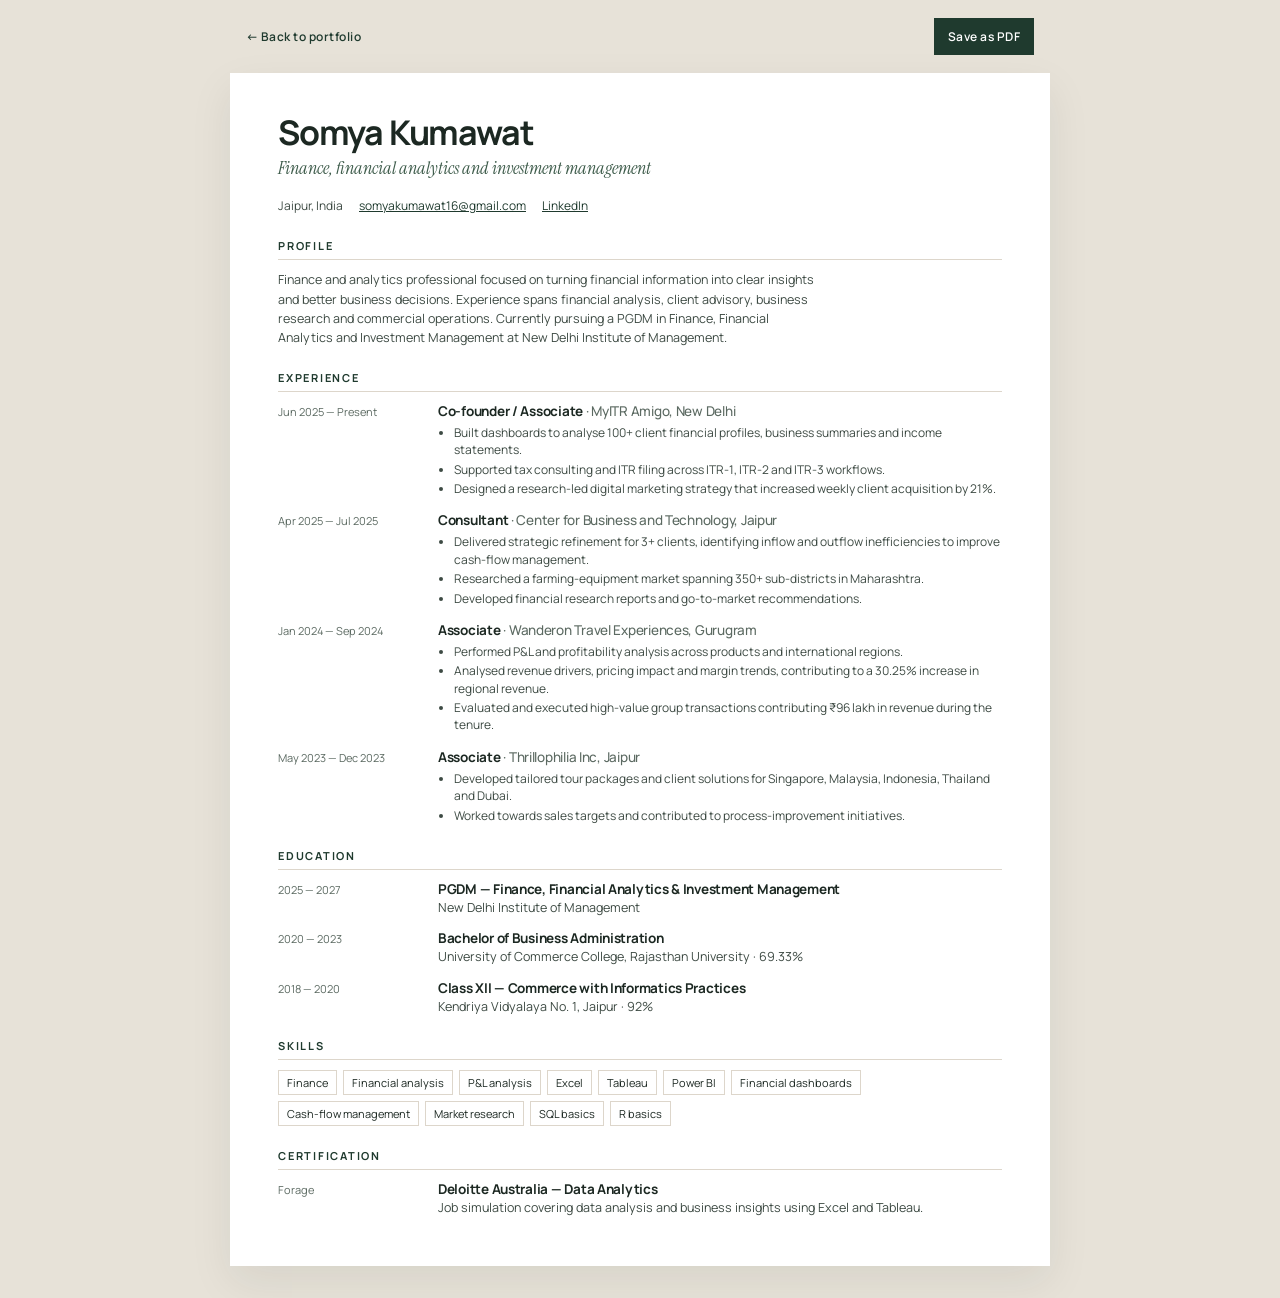
<file: resume.html>
<!doctype html>
<html lang="en">
<head>
  <meta charset="utf-8" />
  <meta name="viewport" content="width=device-width, initial-scale=1" />
  <title>Somya Kumawat — Résumé</title>
  <link rel="preconnect" href="https://fonts.googleapis.com">
  <link rel="preconnect" href="https://fonts.gstatic.com" crossorigin>
  <link href="https://fonts.googleapis.com/css2?family=Instrument+Serif:ital@0;1&family=Manrope:wght@400;500;600;700;800&display=swap" rel="stylesheet">
  <style>
    :root { --ink:#1c2822; --muted:#5c6a62; --line:#ddd6cb; --paper:#f7f4ee; --green:#1f3a2e; }
    * { box-sizing: border-box; }
    body { margin: 0; background: #e7e2d8; color: var(--ink); font-family: Manrope, sans-serif; }
    .toolbar { max-width: 820px; margin: 0 auto; padding: 18px 16px; display: flex; justify-content: space-between; align-items: center; gap: 16px; }
    .toolbar a, .toolbar button { font: 600 12px Manrope, sans-serif; letter-spacing: .04em; color: var(--green); background: transparent; border: 0; cursor: pointer; text-decoration: none; }
    .toolbar button { background: var(--green); color: #fff; padding: 10px 14px; }
    .sheet { width: min(820px, calc(100% - 32px)); margin: 0 auto 32px; background: #fff; padding: 42px 48px 36px; box-shadow: 0 16px 40px #1c282214; }
    header h1 { font: 700 34px/1 Manrope, sans-serif; letter-spacing: -1.2px; margin: 0; }
    header p.role { margin: 6px 0 0; font-family: "Instrument Serif", Georgia, serif; font-style: italic; font-size: 18px; color: #3e5c4b; }
    .contact-line { display: flex; flex-wrap: wrap; gap: 8px 16px; margin: 12px 0 0; padding: 0; list-style: none; font-size: 12px; color: var(--muted); }
    .contact-line a { color: var(--green); }
    h2 { font-size: 11px; letter-spacing: .16em; text-transform: uppercase; color: var(--green); border-bottom: 1px solid var(--line); padding-bottom: 6px; margin: 22px 0 10px; }
    p { margin: 0; font-size: 12.5px; line-height: 1.55; color: #3d4a43; }
    .summary { max-width: 68ch; }
    .item { display: grid; grid-template-columns: 148px 1fr; gap: 12px; margin: 0 0 12px; }
    .when { font-size: 11px; color: var(--muted); padding-top: 2px; }
    h3 { font-size: 13.5px; margin: 0; letter-spacing: -.02em; }
    h3 span { font-weight: 500; color: var(--muted); }
    ul { margin: 4px 0 0; padding-left: 16px; }
    li { font-size: 12px; line-height: 1.45; color: #3d4a43; margin: 2px 0; }
    .skills { display: flex; flex-wrap: wrap; gap: 6px; }
    .skills span { border: 1px solid var(--line); padding: 4px 8px; font-size: 11px; }
    @media print {
      body { background: #fff; }
      .toolbar { display: none; }
      .sheet { width: auto; margin: 0; box-shadow: none; padding: 0; }
      a { color: inherit; text-decoration: none; }
    }
    @page { size: A4; margin: 14mm; }
  </style>
</head>
<body>
  <div class="toolbar">
    <a href="index.html">← Back to portfolio</a>
    <button type="button" onclick="window.print()">Save as PDF</button>
  </div>
  <article class="sheet">
    <header>
      <h1>Somya Kumawat</h1>
      <p class="role">Finance, financial analytics and investment management</p>
      <ul class="contact-line">
        <li>Jaipur, India</li>
        <li><a id="resume-email" data-email data-email-text href="mailto:somyakumawat16@gmail.com">Email on the portfolio contact section</a></li>
        <li><a id="resume-linkedin" data-linkedin href="https://www.linkedin.com/in/somyakumawat?utm_source=share_via&utm_content=profile&utm_medium=member_ios" target="_blank" rel="noreferrer">LinkedIn</a></li>
      </ul>
    </header>

    <h2>Profile</h2>
    <p class="summary">Finance and analytics professional focused on turning financial information into clear insights and better business decisions. Experience spans financial analysis, client advisory, business research and commercial operations. Currently pursuing a PGDM in Finance, Financial Analytics and Investment Management at New Delhi Institute of Management.</p>

    <h2>Experience</h2>
    <div class="item">
      <div class="when">Jun 2025 — Present</div>
      <div>
        <h3>Co-founder / Associate <span>· MyITR Amigo, New Delhi</span></h3>
        <ul>
          <li>Built dashboards to analyse 100+ client financial profiles, business summaries and income statements.</li>
          <li>Supported tax consulting and ITR filing across ITR-1, ITR-2 and ITR-3 workflows.</li>
          <li>Designed a research-led digital marketing strategy that increased weekly client acquisition by 21%.</li>
        </ul>
      </div>
    </div>
    <div class="item">
      <div class="when">Apr 2025 — Jul 2025</div>
      <div>
        <h3>Consultant <span>· Center for Business and Technology, Jaipur</span></h3>
        <ul>
          <li>Delivered strategic refinement for 3+ clients, identifying inflow and outflow inefficiencies to improve cash-flow management.</li>
          <li>Researched a farming-equipment market spanning 350+ sub-districts in Maharashtra.</li>
          <li>Developed financial research reports and go-to-market recommendations.</li>
        </ul>
      </div>
    </div>
    <div class="item">
      <div class="when">Jan 2024 — Sep 2024</div>
      <div>
        <h3>Associate <span>· Wanderon Travel Experiences, Gurugram</span></h3>
        <ul>
          <li>Performed P&amp;L and profitability analysis across products and international regions.</li>
          <li>Analysed revenue drivers, pricing impact and margin trends, contributing to a 30.25% increase in regional revenue.</li>
          <li>Evaluated and executed high-value group transactions contributing ₹96 lakh in revenue during the tenure.</li>
        </ul>
      </div>
    </div>
    <div class="item">
      <div class="when">May 2023 — Dec 2023</div>
      <div>
        <h3>Associate <span>· Thrillophilia Inc, Jaipur</span></h3>
        <ul>
          <li>Developed tailored tour packages and client solutions for Singapore, Malaysia, Indonesia, Thailand and Dubai.</li>
          <li>Worked towards sales targets and contributed to process-improvement initiatives.</li>
        </ul>
      </div>
    </div>

    <h2>Education</h2>
    <div class="item">
      <div class="when">2025 — 2027</div>
      <div>
        <h3>PGDM — Finance, Financial Analytics &amp; Investment Management</h3>
        <p>New Delhi Institute of Management</p>
      </div>
    </div>
    <div class="item">
      <div class="when">2020 — 2023</div>
      <div>
        <h3>Bachelor of Business Administration</h3>
        <p>University of Commerce College, Rajasthan University · 69.33%</p>
      </div>
    </div>
    <div class="item">
      <div class="when">2018 — 2020</div>
      <div>
        <h3>Class XII — Commerce with Informatics Practices</h3>
        <p>Kendriya Vidyalaya No. 1, Jaipur · 92%</p>
      </div>
    </div>

    <h2>Skills</h2>
    <div class="skills">
      <span>Finance</span><span>Financial analysis</span><span>P&amp;L analysis</span><span>Excel</span><span>Tableau</span><span>Power BI</span><span>Financial dashboards</span><span>Cash-flow management</span><span>Market research</span><span>SQL basics</span><span>R basics</span>
    </div>

    <h2>Certification</h2>
    <div class="item">
      <div class="when">Forage</div>
      <div>
        <h3>Deloitte Australia — Data Analytics</h3>
        <p>Job simulation covering data analysis and business insights using Excel and Tableau.</p>
      </div>
    </div>
  </article>
  <script src="site-config.js"></script>
  <script src="script.js"></script>
  <script>
    (function () {
      var config = window.SITE_CONFIG || {};
      var email = document.getElementById("resume-email");
      var linkedin = document.getElementById("resume-linkedin");
      if (email && (!config.email || String(config.email).indexOf("YOUR_EMAIL") !== -1)) {
        email.textContent = "Email available on request";
        email.removeAttribute("href");
      }
      if (linkedin && (!config.linkedin || config.linkedin === "https://www.linkedin.com/" || config.linkedin === "https://www.linkedin.com")) {
        linkedin.parentElement.remove();
      }
    })();
  </script>
</body>
</html>
</file>
